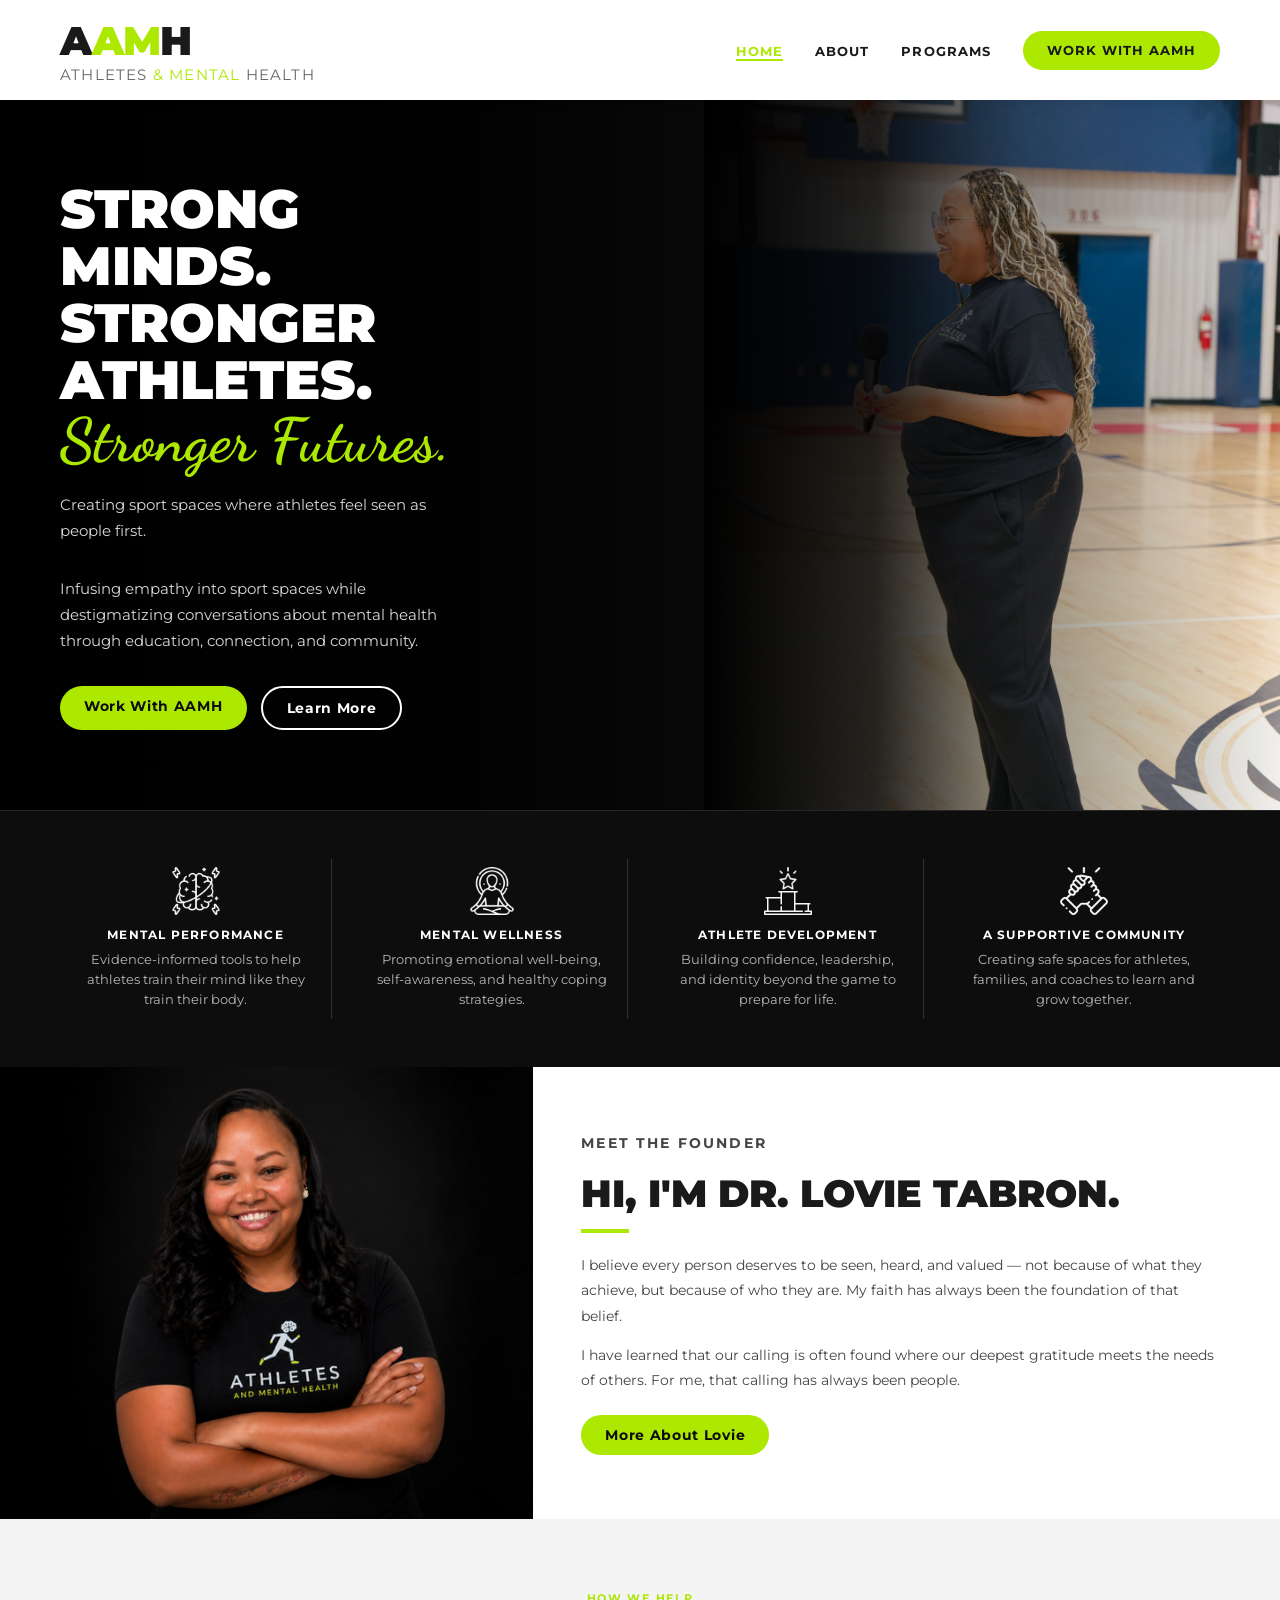
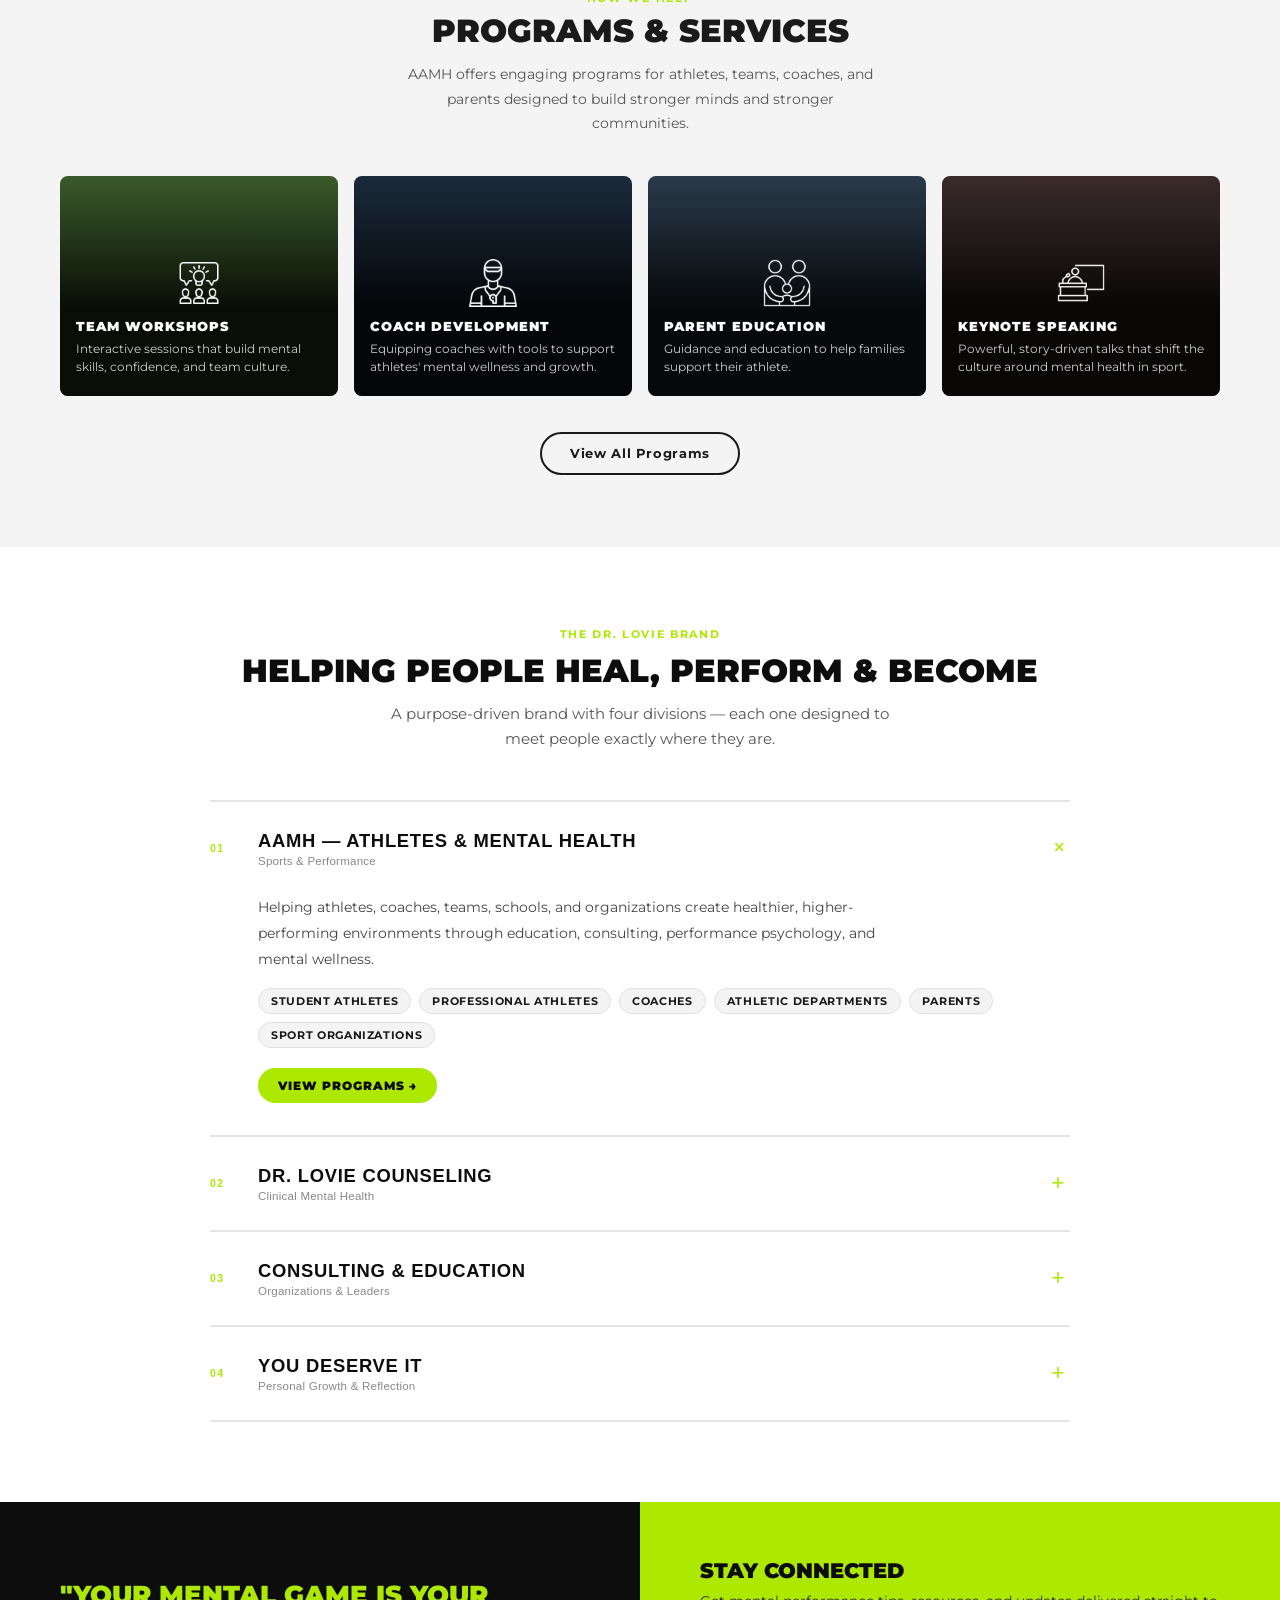
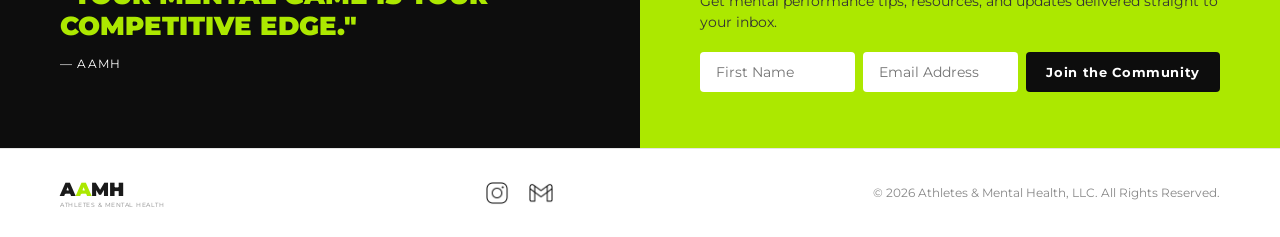
<file: index.html>
<!--
  Programmer: Chloe E. Barnes
  Date: 7/23/2026
  Description: This is the main homepage for the Athletes & Mental Health (AAMH) website.
  It introduces the organization, founder, core programs, and Dr. Lovie's 4 brand divisions
  while providing navigation to all other pages.
-->

<!DOCTYPE html>
<html lang="en">
<head>
  <meta charset="UTF-8" />
  <meta name="viewport" content="width=device-width, initial-scale=1.0"/>
  <title>AAMH – Athletes & Mental Health</title>
  <link href="https://fonts.googleapis.com/css2?family=Montserrat:wght@400;700;900&family=Dancing+Script:wght@700&display=swap" rel="stylesheet"/>
  <link rel="stylesheet" href="style.css"/>

  <style>
    /* ── DIVISIONS ACCORDION ── */
    .divisions {
      background: var(--white);
      padding: 80px 60px;
    }
    .divisions-header {
      text-align: center;
      margin-bottom: 48px;
    }
    .divisions-header .eyebrow {
      color: var(--lime);
      display: block;
      margin-bottom: 10px;
    }
    .divisions-header h2 {
      font-size: 2rem;
      font-weight: 900;
      text-transform: uppercase;
      color: var(--black);
      margin-bottom: 12px;
    }
    .divisions-header p {
      font-size: 0.92rem;
      color: #555;
      max-width: 520px;
      margin: 0 auto;
      line-height: 1.7;
    }

    .accordion {
      max-width: 860px;
      margin: 0 auto;
      border-top: 2px solid #e5e5e5;
    }

    .accordion-item {
      border-bottom: 2px solid #e5e5e5;
      overflow: hidden;
    }

    .accordion-trigger {
      width: 100%;
      background: none;
      border: none;
      padding: 28px 0;
      display: flex;
      align-items: center;
      justify-content: space-between;
      cursor: pointer;
      text-align: left;
      gap: 20px;
    }

    .accordion-trigger-left {
      display: flex;
      align-items: center;
      gap: 20px;
    }

    .accordion-number {
      font-size: 0.65rem;
      font-weight: 900;
      letter-spacing: 0.15em;
      color: var(--lime);
      text-transform: uppercase;
      min-width: 28px;
    }

    .accordion-title {
      font-size: 1.15rem;
      font-weight: 900;
      text-transform: uppercase;
      color: var(--black);
      letter-spacing: 0.04em;
    }

    .accordion-subtitle {
      font-size: 0.72rem;
      font-weight: 400;
      color: #888;
      text-transform: none;
      letter-spacing: 0.02em;
      display: block;
      margin-top: 3px;
    }

    .accordion-icon {
      font-size: 1.4rem;
      font-weight: 300;
      color: var(--lime);
      line-height: 1;
      transition: transform 0.3s ease;
      min-width: 24px;
      text-align: center;
      font-family: monospace;
    }

    .accordion-item.open .accordion-icon {
      transform: rotate(45deg);
    }

    .accordion-body {
      max-height: 0;
      overflow: hidden;
      transition: max-height 0.4s ease, padding 0.3s ease;
      padding: 0 0 0 48px;
    }

    .accordion-item.open .accordion-body {
      max-height: 600px;
      padding: 0 0 32px 48px;
    }

    .accordion-body p {
      font-size: 0.9rem;
      color: #444;
      line-height: 1.8;
      margin-bottom: 16px;
      max-width: 640px;
    }

    .accordion-tags {
      display: flex;
      flex-wrap: wrap;
      gap: 8px;
      margin-bottom: 20px;
    }

    .accordion-tag {
      background: var(--gray-bg);
      color: var(--text);
      font-size: 0.68rem;
      font-weight: 700;
      letter-spacing: 0.06em;
      text-transform: uppercase;
      padding: 5px 12px;
      border-radius: 20px;
      border: 1px solid #e0e0e0;
    }

    .accordion-cta {
      display: inline-block;
      font-size: 0.75rem;
      font-weight: 900;
      text-transform: uppercase;
      letter-spacing: 0.08em;
      color: var(--black);
      background: var(--lime);
      padding: 10px 20px;
      border-radius: 30px;
      transition: opacity 0.2s;
    }
    .accordion-cta:hover { opacity: 0.8; }

    /* ── HERO GRADIENT FIX ── */
    .hero-image::before {
      background: linear-gradient(
        to right,
        rgba(0,0,0,1) 0%,
        rgba(0,0,0,0.85) 30%,
        rgba(0,0,0,0.4) 55%,
        rgba(0,0,0,0.05) 100%
      ) !important;
    }

    .hero-bg {
      background: linear-gradient(
        to right,
        rgba(0,0,0,1) 0%,
        rgba(0,0,0,0.9) 35%,
        rgba(0,0,0,0.3) 60%,
        rgba(0,0,0,0) 100%
      ) !important;
    }

    /* ── RESPONSIVE ── */
    @media (max-width: 768px) {
      .divisions { padding: 48px 20px; }
      .accordion-item.open .accordion-body { padding: 0 0 24px 32px; }
      .accordion-title { font-size: 1rem; }
    }
  </style>
</head>
<body>

  <!-- ── NAV ── -->
  <nav id="main-nav">
    <div class="logo">A<span>AM</span>H <small>ATHLETES <span> & MENTAL </span>HEALTH</small></div>
    <ul class="nav-links">
      <li><a href="#home"      class="nav-link active">Home</a></li>
      <li><a href="about.html" class="nav-link">About</a></li>
      <li><a href="programs.html" class="nav-link">Programs</a></li>
      <li><a href="contact.html" class="btn btn-lime nav-cta">Work With AAMH</a></li>
    </ul>
    <button class="hamburger" id="hamburger" aria-label="Open menu">☰</button>
  </nav>

  <!-- ── HERO ── -->
  <section id="home" class="hero">
    <div class="hero-bg"></div>
    <div class="hero-content">
      <h1>
        Strong Minds.<br>
        Stronger Athletes.<br>
        <span class="script">Stronger Futures.</span>
      </h1>
      <p>Creating sport spaces where athletes feel seen as people first.</p>
      <p>Infusing empathy into sport spaces while destigmatizing conversations about mental health through education, connection, and community.</p>
      <div class="hero-buttons">
        <a href="contact.html" class="btn btn-lime">Work With AAMH</a>
        <a href="about.html"   class="btn btn-outline">Learn More</a>
      </div>
    </div>
    <div class="hero-image">
      <img src="images/lovie-speaks.jpg" alt="Dr. Lovie Tabron speaking" />
    </div>
  </section>

  <!-- ── PILLARS ── -->
  <section class="pillars">
    <div class="pillar">
      <img src="images/mental-performance-icon.png" alt="Mental Performance" class="pillar-icon" />
      <h3>Mental Performance</h3>
      <p>Evidence-informed tools to help athletes train their mind like they train their body.</p>
    </div>
    <div class="pillar">
      <img src="images/mental-wellness-icon.png" alt="Mental Wellness" class="pillar-icon" />
      <h3>Mental Wellness</h3>
      <p>Promoting emotional well-being, self-awareness, and healthy coping strategies.</p>
    </div>
    <div class="pillar">
      <img src="images/athlete-development-icon.png" alt="Athlete Development" class="pillar-icon" />
      <h3>Athlete Development</h3>
      <p>Building confidence, leadership, and identity beyond the game to prepare for life.</p>
    </div>
    <div class="pillar">
      <img src="images/a-supportive-community-icon.png" alt="A Supportive Community" class="pillar-icon" />
      <h3>A Supportive Community</h3>
      <p>Creating safe spaces for athletes, families, and coaches to learn and grow together.</p>
    </div>
  </section>

  <!-- ── FOUNDER ── -->
  <section id="about" class="founder">
    <div class="founder-photo">
      <img src="images/lovie-headshot.jpg" alt="Dr. Lovie Tabron" />
    </div>
    <div class="founder-text">
      <p class="eyebrow">Meet the Founder</p>
      <h2>Hi, I'm Dr. Lovie Tabron.</h2>
      <div class="accent-bar"></div>
      <p>I believe every person deserves to be seen, heard, and valued — not because of what they achieve, but because of who they are. My faith has always been the foundation of that belief.</p>
      <p>I have learned that our calling is often found where our deepest gratitude meets the needs of others. For me, that calling has always been people.</p>
      <a href="about.html" class="btn btn-lime">More About Lovie</a>
    </div>
  </section>

  <!-- ── PROGRAMS ── -->
  <section id="programs" class="programs">
    <span class="eyebrow">How We Help</span>
    <h2>Programs & Services</h2>
    <p>AAMH offers engaging programs for athletes, teams, coaches, and parents designed to build stronger minds and stronger communities.</p>
    <div class="program-grid">
      <div class="program-card">
        <div class="program-overlay">
          <img src="images/team-icon.png" alt="Team Workshops" class="pillar-icon" />
          <h3>Team Workshops</h3>
          <p>Interactive sessions that build mental skills, confidence, and team culture.</p>
        </div>
      </div>
      <div class="program-card">
        <div class="program-overlay">
          <img src="images/coach-development-icon.png" alt="Coach Development" class="pillar-icon" />
          <h3>Coach Development</h3>
          <p>Equipping coaches with tools to support athletes' mental wellness and growth.</p>
        </div>
      </div>
      <div class="program-card">
        <div class="program-overlay">
          <img src="images/parent-education-icon.png" alt="Parent Education" class="pillar-icon" />
          <h3>Parent Education</h3>
          <p>Guidance and education to help families support their athlete.</p>
        </div>
      </div>
      <div class="program-card">
        <div class="program-overlay">
          <img src="images/keynote-speaking-icon.png" alt="Keynote Speaking" class="pillar-icon" />
          <h3>Keynote Speaking</h3>
          <p>Powerful, story-driven talks that shift the culture around mental health in sport.</p>
        </div>
      </div>
    </div>
    <a href="programs.html" class="btn btn-outline-dark">View All Programs</a>
  </section>

  <!-- ── 4 DIVISIONS ACCORDION ── -->
  <section class="divisions" id="divisions">
    <div class="divisions-header">
      <span class="eyebrow">The Dr. Lovie Brand</span>
      <h2>Helping People Heal, Perform & Become</h2>
      <p>A purpose-driven brand with four divisions — each one designed to meet people exactly where they are.</p>
    </div>

    <div class="accordion">

      <!-- Division 1: AAMH -->
      <div class="accordion-item open">
        <button class="accordion-trigger" aria-expanded="true">
          <div class="accordion-trigger-left">
            <span class="accordion-number">01</span>
            <div>
              <span class="accordion-title">AAMH — Athletes & Mental Health</span>
              <span class="accordion-subtitle">Sports & Performance</span>
            </div>
          </div>
          <span class="accordion-icon">+</span>
        </button>
        <div class="accordion-body">
          <p>Helping athletes, coaches, teams, schools, and organizations create healthier, higher-performing environments through education, consulting, performance psychology, and mental wellness.</p>
          <div class="accordion-tags">
            <span class="accordion-tag">Student Athletes</span>
            <span class="accordion-tag">Professional Athletes</span>
            <span class="accordion-tag">Coaches</span>
            <span class="accordion-tag">Athletic Departments</span>
            <span class="accordion-tag">Parents</span>
            <span class="accordion-tag">Sport Organizations</span>
          </div>
          <a href="programs.html" class="accordion-cta">View Programs →</a>
        </div>
      </div>

      <!-- Division 2: Counseling -->
      <div class="accordion-item">
        <button class="accordion-trigger" aria-expanded="false">
          <div class="accordion-trigger-left">
            <span class="accordion-number">02</span>
            <div>
              <span class="accordion-title">Dr. Lovie Counseling</span>
              <span class="accordion-subtitle">Clinical Mental Health</span>
            </div>
          </div>
          <span class="accordion-icon">+</span>
        </button>
        <div class="accordion-body">
          <p>Evidence-based counseling for adolescents and adults navigating life's challenges. Specializing in Sport & Performance Psychology, Identity & Life Transitions, Mood & Anxiety Support, and Mind-Body Wellness.</p>
          <p>Credentials: CMHC, LAT, CCISM, EdD · Format: Telehealth / In-Person / Hybrid · Currently accepting new clients · Private Pay</p>
          <div class="accordion-tags">
            <span class="accordion-tag">Individual Therapy</span>
            <span class="accordion-tag">Adolescents & Adults</span>
            <span class="accordion-tag">Anxiety & Mood</span>
            <span class="accordion-tag">Life Transitions</span>
            <span class="accordion-tag">Mind-Body Wellness</span>
          </div>
          <a href="https://www.rmcollective.org/" target="_blank" class="accordion-cta">Book a Session →</a>
        </div>
      </div>

      <!-- Division 3: Consulting -->
      <div class="accordion-item">
        <button class="accordion-trigger" aria-expanded="false">
          <div class="accordion-trigger-left">
            <span class="accordion-number">03</span>
            <div>
              <span class="accordion-title">Consulting & Education</span>
              <span class="accordion-subtitle">Organizations & Leaders</span>
            </div>
          </div>
          <span class="accordion-icon">+</span>
        </button>
        <div class="accordion-body">
          <p>Helping organizations strengthen culture, leadership, communication, resilience, and wellbeing. From keynote stages to boardrooms, Dr. Lovie brings practical tools that create lasting transformation.</p>
          <div class="accordion-tags">
            <span class="accordion-tag">Education</span>
            <span class="accordion-tag">Speaking</span>
            <span class="accordion-tag">Strategy</span>
            <span class="accordion-tag">Leadership</span>
            <span class="accordion-tag">Organizations</span>
          </div>
          <a href="contact.html" class="accordion-cta">Start a Conversation →</a>
        </div>
      </div>

      <!-- Division 4: You Deserve It -->
      <div class="accordion-item">
        <button class="accordion-trigger" aria-expanded="false">
          <div class="accordion-trigger-left">
            <span class="accordion-number">04</span>
            <div>
              <span class="accordion-title">You Deserve It</span>
              <span class="accordion-subtitle">Personal Growth & Reflection</span>
            </div>
          </div>
          <span class="accordion-icon">+</span>
        </button>
        <div class="accordion-body">
          <p>Helping people intentionally invest in themselves through guided reflection, journals, books, workshops, and experiences that encourage growth from the inside out. Because "You Deserve It" isn't about paper — it's about permission. Permission to heal, rest, grow, celebrate, reflect, and become.</p>
          <div class="accordion-tags">
            <span class="accordion-tag">Journals</span>
            <span class="accordion-tag">Guided Workbooks</span>
            <span class="accordion-tag">Retreats</span>
            <span class="accordion-tag">Digital Courses</span>
            <span class="accordion-tag">Community</span>
            <span class="accordion-tag">Coming Soon</span>
          </div>
          <a href="contact.html" class="accordion-cta">Stay Connected →</a>
        </div>
      </div>

    </div>
  </section>

  <!-- ── BANNER ── -->
  <section id="contact" class="banner">
    <div class="banner-quote">
      <div>
        <blockquote>"Your mental game is your competitive edge."</blockquote>
        <cite>— AAMH</cite>
      </div>
    </div>
    <div class="banner-signup">
      <h3>Stay Connected</h3>
      <p>Get mental performance tips, resources, and updates delivered straight to your inbox.</p>
      <div class="signup-form">
        <input type="text"  id="firstName"    placeholder="First Name" />
        <input type="email" id="emailAddress" placeholder="Email Address" />
        <button type="button" id="signupBtn">Join the Community</button>
      </div>
    </div>
  </section>

  <!-- ── FOOTER ── -->
  <footer>
    <div class="footer-logo">
      A<span>A</span>MH
      <small>ATHLETES & MENTAL HEALTH</small>
    </div>
    <div class="footer-socials">
      <a href="https://www.instagram.com/athletesanmentalhealth?igsh=aWxpNXV1cHZpMW9i" target="_blank" aria-label="Instagram">
        <img src="images/icons8-instagram-logo-50.png" alt="Instagram" style="width:24px; height:24px;" />
      </a>
      <a href="https://mail.google.com/mail/?view=cm&to=AAMHInformation@gmail.com" target="_blank" aria-label="Email">
        <img src="images/icons8-gmail-50.png" alt="Email" style="width:24px; height:24px;" />
      </a>
    </div>
    <p class="footer-copy">© 2026 Athletes & Mental Health, LLC. All Rights Reserved.</p>
  </footer>

  <script src="main.js"></script>
  <script>
    // ── ACCORDION ──
    document.querySelectorAll('.accordion-trigger').forEach(trigger => {
      trigger.addEventListener('click', () => {
        const item = trigger.closest('.accordion-item');
        const isOpen = item.classList.contains('open');

        // Close all
        document.querySelectorAll('.accordion-item').forEach(i => {
          i.classList.remove('open');
          i.querySelector('.accordion-trigger').setAttribute('aria-expanded', 'false');
        });

        // Open clicked if it was closed
        if (!isOpen) {
          item.classList.add('open');
          trigger.setAttribute('aria-expanded', 'true');
        }
      });
    });
  </script>

</body>
</html>
</file>
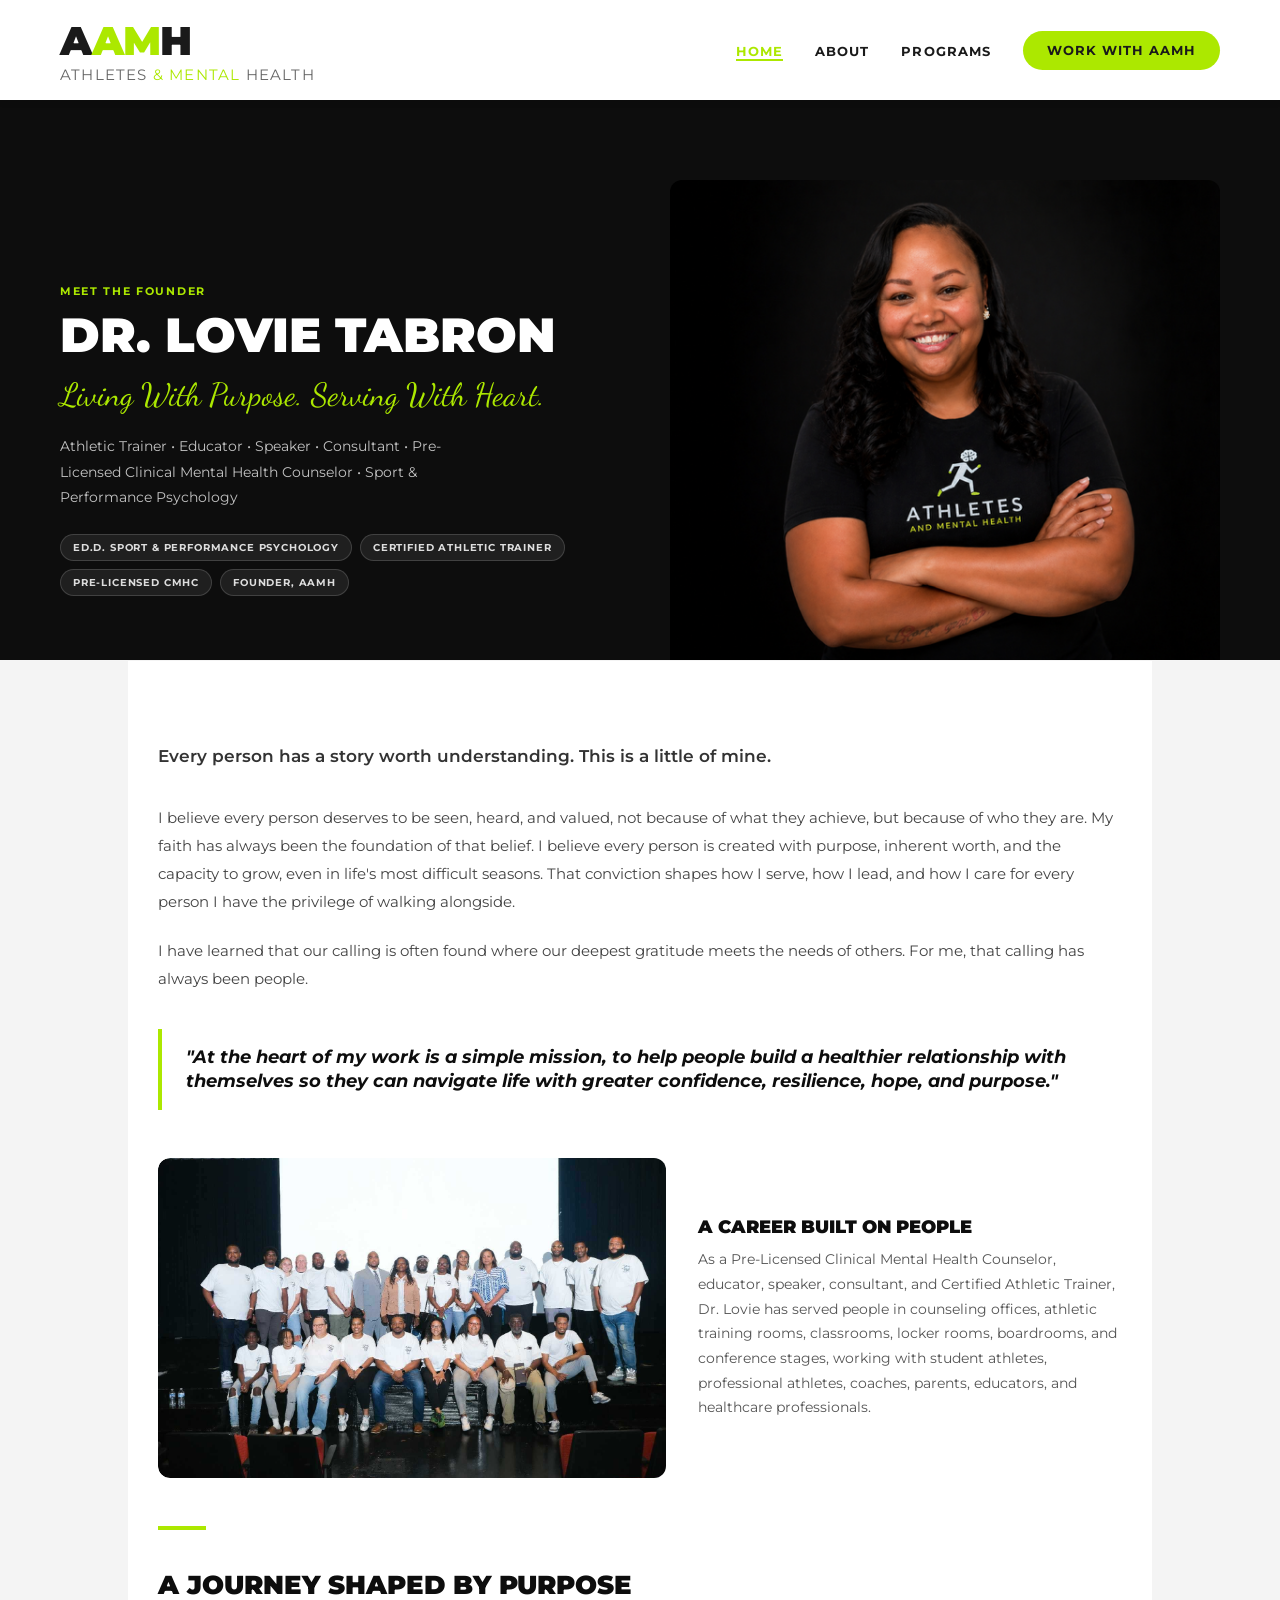
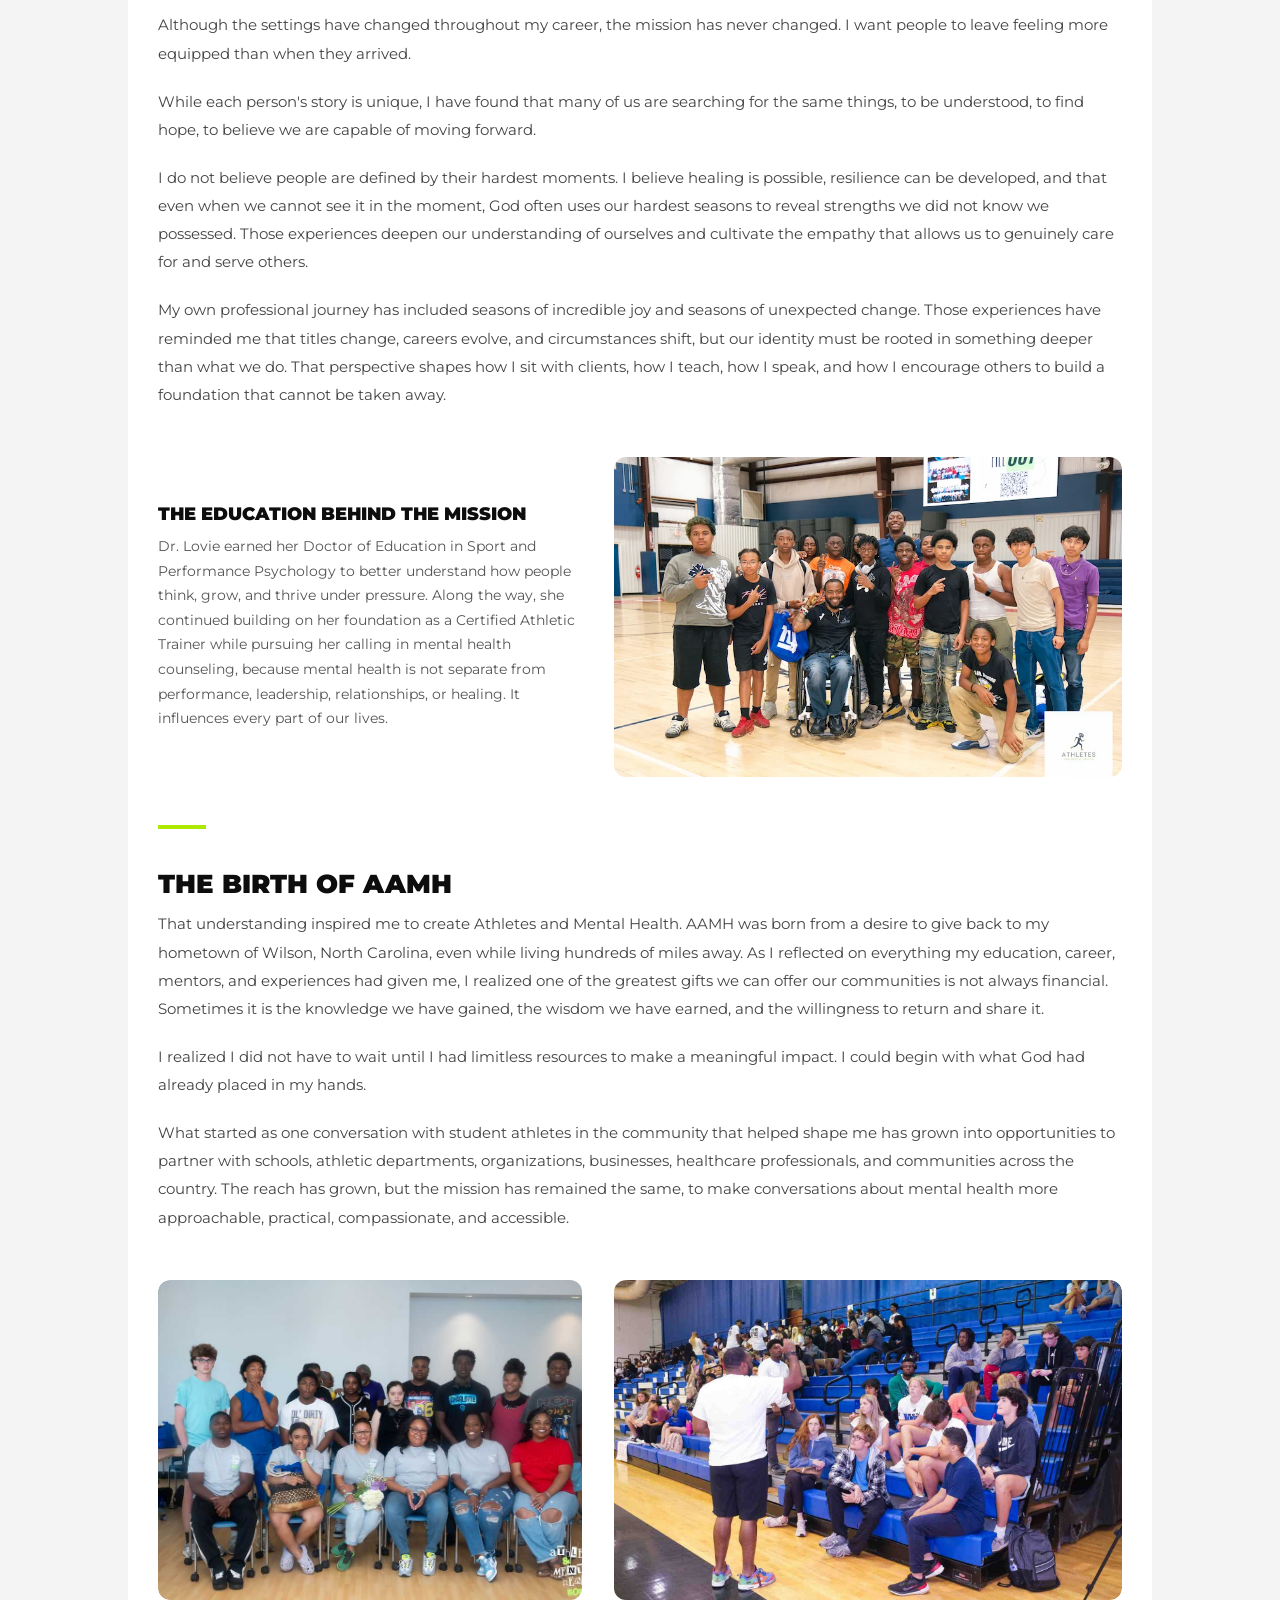
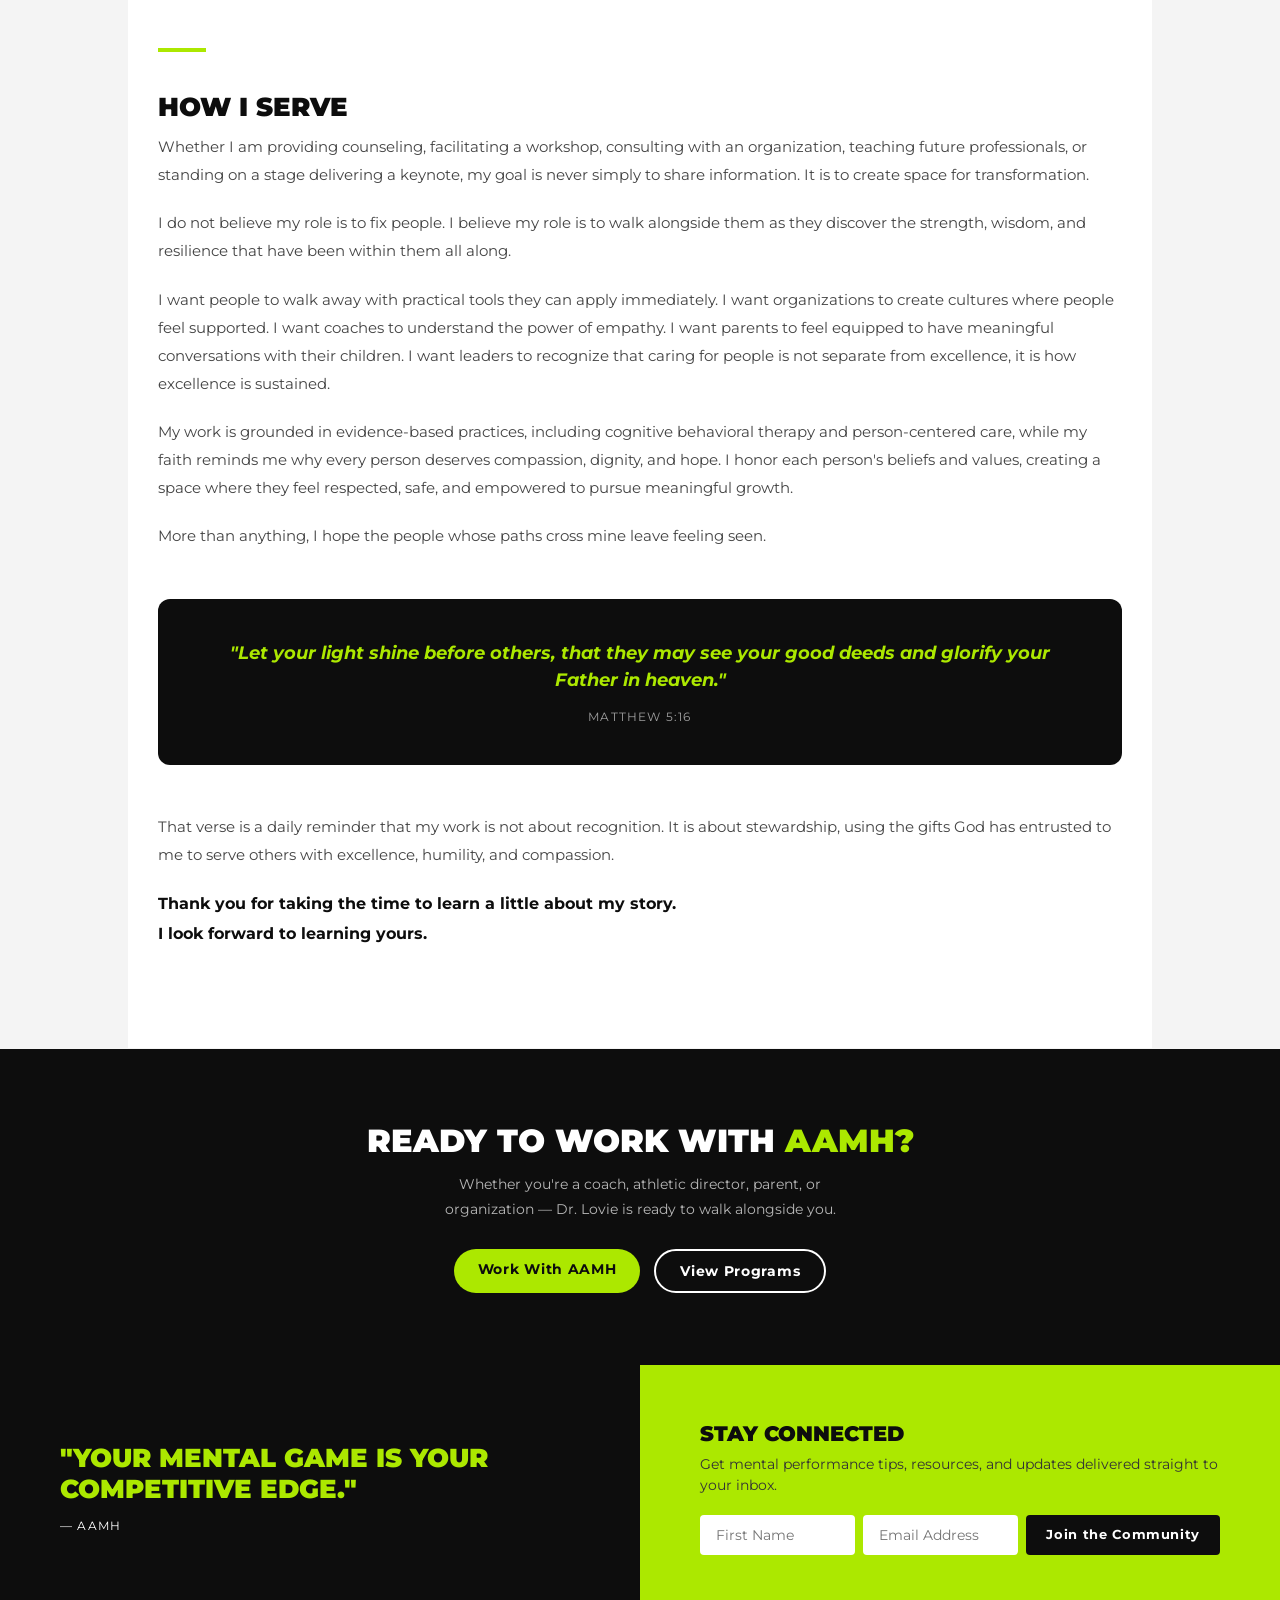
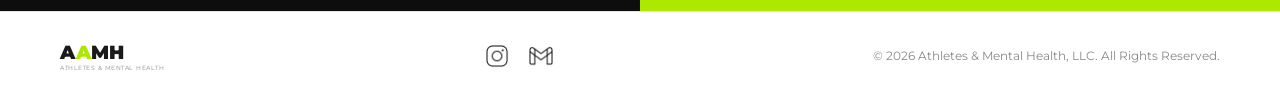
<file: about.html>
<!--
  Programmer: Chloe E. Barnes
  Date: 7/23/2026
  Description: This page provides a detailed biography and personal story of AAMH founder Dr. Lovie Tabron.
  It highlights her credentials, mission, and the inspiration behind creating Athletes & Mental Health.
-->

<!DOCTYPE html>
<html lang="en">
<head>
  <meta charset="UTF-8" />
  <meta name="viewport" content="width=device-width, initial-scale=1.0"/>
  <title>About Dr. Lovie Tabron – AAMH</title>
  <link href="https://fonts.googleapis.com/css2?family=Montserrat:wght@400;700;900&family=Dancing+Script:wght@700&display=swap" rel="stylesheet"/>
  <link rel="stylesheet" href="style.css"/>

  <style>
    /* ── ABOUT PAGE STYLES ── */

    /* Hero */
    .about-hero {
      background: var(--black);
      padding: 80px 60px 0;
      display: grid;
      grid-template-columns: 1fr 1fr;
      align-items: end;
      gap: 60px;
      overflow: hidden;
    }
    .about-hero-text {
      padding-bottom: 64px;
    }
    .about-hero-text .eyebrow {
      color: var(--lime);
      display: block;
      margin-bottom: 12px;
    }
    .about-hero-text h1 {
      font-size: clamp(2rem, 4vw, 3rem);
      font-weight: 900;
      color: var(--white);
      text-transform: uppercase;
      line-height: 1.05;
      margin-bottom: 16px;
    }
    .about-hero-text h1 span { color: var(--lime); }
    .about-hero-text .tagline {
      font-family: var(--font-script);
      font-size: clamp(1.4rem, 3vw, 2rem);
      color: var(--lime);
      display: block;
      margin-bottom: 20px;
    }
    .about-hero-text p {
      color: rgba(255,255,255,0.75);
      font-size: 0.9rem;
      line-height: 1.75;
      max-width: 440px;
    }
    .about-hero-credentials {
      display: flex;
      flex-wrap: wrap;
      gap: 8px;
      margin-top: 24px;
    }
    .credential-tag {
      background: rgba(255,255,255,0.08);
      border: 1px solid rgba(255,255,255,0.15);
      color: rgba(255,255,255,0.85);
      font-size: 0.65rem;
      font-weight: 700;
      letter-spacing: 0.08em;
      text-transform: uppercase;
      padding: 6px 12px;
      border-radius: 20px;
    }
    .about-hero-image {
      align-self: stretch;
      min-height: 480px;
      overflow: hidden;
      border-radius: 12px 12px 0 0;
    }
    .about-hero-image img {
      width: 100%;
      height: 100%;
      object-fit: cover;
      object-position: center 20%;
      display: block;
    }

    /* ── STORY BODY ── */
    .about-body {
      background: var(--white);
      padding: 80px 30px;
      max-width: 80%;
      margin: 0 auto;
    }

    .about-body h2 {
      font-size: 1.6rem;
      font-weight: 900;
      text-transform: uppercase;
      color: var(--black);
      margin-bottom: 12px;
      line-height: 1.15;
    }
    .about-body h2 span { color: var(--lime); }

    .about-body p {
      font-size: 0.95rem;
      line-height: 1.85;
      color: #444;
      margin-bottom: 20px;
    }

    .about-body .pull-quote {
      border-left: 4px solid var(--lime);
      padding: 16px 24px;
      margin: 36px 0;
      font-size: 1.1rem;
      font-weight: 700;
      color: var(--black);
      line-height: 1.4;
      font-style: italic;
    }

    .about-body .scripture {
      background: var(--black);
      color: var(--white);
      padding: 40px 48px;
      border-radius: 12px;
      margin: 48px 0;
      text-align: center;
    }
    .about-body .scripture blockquote {
      font-size: 1.15rem;
      font-weight: 700;
      color: var(--lime);
      line-height: 1.5;
      margin-bottom: 12px;
      font-style: italic;
    }
    .about-body .scripture cite {
      font-size: 0.75rem;
      color: rgba(255,255,255,0.6);
      letter-spacing: 0.1em;
      font-style: normal;
      text-transform: uppercase;
    }

    /* ── INLINE IMAGES ── */
    .about-image-block {
      margin: 48px 0;
      border-radius: 12px;
      overflow: hidden;
      display: grid;
    }
    .about-image-block.left {
      grid-template-columns: 1.2fr 1fr;
      gap: 32px;
      align-items: center;
    }
    .about-image-block.right {
      grid-template-columns: 1fr 1.2fr;
      gap: 32px;
      align-items: center;
    }
    .about-image-block.full {
      grid-template-columns: 1fr;
    }
    .about-image-block img {
      width: 100%;
      height: 320px;
      object-fit: cover;
      border-radius: 12px;
      display: block;
    }
    .about-image-block.full img {
      height: 400px;
    }
    .about-image-caption {
      padding: 8px 0;
    }
    .about-image-caption h3 {
      font-size: 1.1rem;
      font-weight: 900;
      text-transform: uppercase;
      margin-bottom: 10px;
      color: var(--black);
    }
    .about-image-caption h3 span { color: var(--lime); }
    .about-image-caption p {
      font-size: 0.88rem;
      color: #555;
      line-height: 1.75;
      margin-bottom: 0;
    }

    /* ── SECTION DIVIDER ── */
    .about-divider {
      width: 48px;
      height: 4px;
      background: var(--lime);
      margin: 40px 0;
    }

    /* ── BOTTOM CTA ── */
    .about-cta {
      background: var(--black);
      padding: 72px 60px;
      text-align: center;
    }
    .about-cta h2 {
      font-size: 2rem;
      font-weight: 900;
      color: var(--white);
      text-transform: uppercase;
      margin-bottom: 12px;
    }
    .about-cta h2 span { color: var(--lime); }
    .about-cta p {
      color: rgba(255,255,255,0.7);
      font-size: 0.9rem;
      max-width: 440px;
      margin: 0 auto 28px;
      line-height: 1.7;
    }
    .about-cta .btn-group {
      display: flex;
      gap: 14px;
      justify-content: center;
      flex-wrap: wrap;
    }

    /* ── RESPONSIVE ── */
    @media (max-width: 900px) {
      .about-hero {
        grid-template-columns: 1fr;
        padding: 60px 20px 0;
        gap: 32px;
      }
      .about-hero-image {
        min-height: 320px;
        border-radius: 12px;
        margin-bottom: 0;
      }
      .about-body { padding: 48px 20px; }
      .about-image-block.left,
      .about-image-block.right {
        grid-template-columns: 1fr;
      }
      .about-cta { padding: 48px 20px; }
    }
  </style>
</head>
<body>

  <!-- ── NAV ── -->
  <nav id="main-nav">
    <div class="logo">A<span>AM</span>H <small>ATHLETES <span> & MENTAL </span>HEALTH</small></div>

    <ul class="nav-links">
      <li><a href="index.html"       class="nav-link active">Home</a></li>
      <li><a href="about.html"  class="nav-link">About</a></li>
      <li><a href="programs.html"   class="nav-link">Programs</a></li>
      <li><a href="contact.html" class="btn btn-lime nav-cta">Work With AAMH</a></li>
    </ul>

    <button class="hamburger" id="hamburger" aria-label="Open menu">☰</button>
  </nav>

  <!-- ── HERO ── -->
  <section class="about-hero">
    <div class="about-hero-text">
      <span class="eyebrow">Meet the Founder</span>
      <h1>Dr. Lovie Tabron</h1>
      <span class="tagline">Living With Purpose. Serving With Heart.</span>
      <p>Athletic Trainer • Educator • Speaker • Consultant • Pre-Licensed Clinical Mental Health Counselor • Sport & Performance Psychology</p>
      <div class="about-hero-credentials">
        <span class="credential-tag">Ed.D. Sport & Performance Psychology</span>
        <span class="credential-tag">Certified Athletic Trainer</span>
        <span class="credential-tag">Pre-Licensed CMHC</span>
        <span class="credential-tag">Founder, AAMH</span>
      </div>
    </div>
    <div class="about-hero-image">
      <img src="images/lovie-headshot.jpg" alt="Dr. Lovie Tabron" />
    </div>
  </section>

  <!-- ── STORY BODY ── -->
  <div style="background: var(--gray-bg); padding: 1px 0;">
  <article class="about-body">

    <p style="font-size:1.05rem; color: #333; font-weight:600; margin-bottom: 32px;">
      Every person has a story worth understanding. This is a little of mine.
    </p>

    <p>
      I believe every person deserves to be seen, heard, and valued, not because of what they achieve, but because of who they are. My faith has always been the foundation of that belief. I believe every person is created with purpose, inherent worth, and the capacity to grow, even in life's most difficult seasons. That conviction shapes how I serve, how I lead, and how I care for every person I have the privilege of walking alongside.
    </p>

    <p>
      I have learned that our calling is often found where our deepest gratitude meets the needs of others. For me, that calling has always been people.
    </p>

    <div class="pull-quote">
      "At the heart of my work is a simple mission, to help people build a healthier relationship with themselves so they can navigate life with greater confidence, resilience, hope, and purpose."
    </div>

    <!-- ── IMAGE 1 ── -->
    <div class="about-image-block left">
      <img src="images/group-picture-1.jpg" alt="Dr. Lovie Tabron speaking" />
      <div class="about-image-caption">
        <h3>A Career Built on People</h3>
        <p>
          As a Pre-Licensed Clinical Mental Health Counselor, educator, speaker, consultant, and Certified Athletic Trainer, Dr. Lovie has served people in counseling offices, athletic training rooms, classrooms, locker rooms, boardrooms, and conference stages, working with student athletes, professional athletes, coaches, parents, educators, and healthcare professionals.
        </p>
      </div>
    </div>

    <div class="about-divider"></div>

    <h2>A Journey Shaped by Purpose</h2>

    <p>
      Although the settings have changed throughout my career, the mission has never changed. I want people to leave feeling more equipped than when they arrived.
    </p>

    <p>
      While each person's story is unique, I have found that many of us are searching for the same things, to be understood, to find hope, to believe we are capable of moving forward.
    </p>

    <p>
      I do not believe people are defined by their hardest moments. I believe healing is possible, resilience can be developed, and that even when we cannot see it in the moment, God often uses our hardest seasons to reveal strengths we did not know we possessed. Those experiences deepen our understanding of ourselves and cultivate the empathy that allows us to genuinely care for and serve others.
    </p>

    <p>
      My own professional journey has included seasons of incredible joy and seasons of unexpected change. Those experiences have reminded me that titles change, careers evolve, and circumstances shift, but our identity must be rooted in something deeper than what we do. That perspective shapes how I sit with clients, how I teach, how I speak, and how I encourage others to build a foundation that cannot be taken away.
    </p>

    <!-- ── IMAGE 2 ── -->
    <div class="about-image-block right">
      <div class="about-image-caption">
        <h3>The Education Behind the Mission</h3>
        <p>
          Dr. Lovie earned her Doctor of Education in Sport and Performance Psychology to better understand how people think, grow, and thrive under pressure. Along the way, she continued building on her foundation as a Certified Athletic Trainer while pursuing her calling in mental health counseling, because mental health is not separate from performance, leadership, relationships, or healing. It influences every part of our lives.
        </p>
      </div>
      <img src="images/team-workshops.webp" alt="Dr. Lovie with athletes" />
    </div>

    <div class="about-divider"></div>

    <h2>The Birth of AAMH</h2>

    <p>
      That understanding inspired me to create Athletes and Mental Health. AAMH was born from a desire to give back to my hometown of Wilson, North Carolina, even while living hundreds of miles away. As I reflected on everything my education, career, mentors, and experiences had given me, I realized one of the greatest gifts we can offer our communities is not always financial. Sometimes it is the knowledge we have gained, the wisdom we have earned, and the willingness to return and share it.
    </p>

    <p>
      I realized I did not have to wait until I had limitless resources to make a meaningful impact. I could begin with what God had already placed in my hands.
    </p>

    <p>
      What started as one conversation with student athletes in the community that helped shape me has grown into opportunities to partner with schools, athletic departments, organizations, businesses, healthcare professionals, and communities across the country. The reach has grown, but the mission has remained the same, to make conversations about mental health more approachable, practical, compassionate, and accessible.
    </p>

    <!-- ── IMAGE 3 & 4── -->
    <div class="about-image-block right">
      <img src="images/group-picture-2.jpg" alt="Dr. Lovie with community" style="object-position: top;"/>
      <img src="images/group-picture-3.jpg" alt="Dr. Lovie with community" style="object-position: top;"/>

    </div>

    <div class="about-divider"></div>

    <h2>How I Serve</h2>

    <p>
      Whether I am providing counseling, facilitating a workshop, consulting with an organization, teaching future professionals, or standing on a stage delivering a keynote, my goal is never simply to share information. It is to create space for transformation.
    </p>

    <p>
      I do not believe my role is to fix people. I believe my role is to walk alongside them as they discover the strength, wisdom, and resilience that have been within them all along.
    </p>

    <p>
      I want people to walk away with practical tools they can apply immediately. I want organizations to create cultures where people feel supported. I want coaches to understand the power of empathy. I want parents to feel equipped to have meaningful conversations with their children. I want leaders to recognize that caring for people is not separate from excellence, it is how excellence is sustained.
    </p>

    <p>
      My work is grounded in evidence-based practices, including cognitive behavioral therapy and person-centered care, while my faith reminds me why every person deserves compassion, dignity, and hope. I honor each person's beliefs and values, creating a space where they feel respected, safe, and empowered to pursue meaningful growth.
    </p>

    <p>
      More than anything, I hope the people whose paths cross mine leave feeling seen.
    </p>

    <!-- ── SCRIPTURE BLOCK ── -->
    <div class="scripture">
      <blockquote>"Let your light shine before others, that they may see your good deeds and glorify your Father in heaven."</blockquote>
      <cite>Matthew 5:16</cite>
    </div>

    <p>
      That verse is a daily reminder that my work is not about recognition. It is about stewardship, using the gifts God has entrusted to me to serve others with excellence, humility, and compassion.
    </p>

    <p style="font-size:1rem; font-weight: 700; color: var(--black);">
      Thank you for taking the time to learn a little about my story.<br>
      I look forward to learning yours.
    </p>

  </article>
  </div>

  <!-- ── BOTTOM CTA ── -->
  <section class="about-cta">
    <h2>Ready to Work With <span>AAMH?</span></h2>
    <p>Whether you're a coach, athletic director, parent, or organization — Dr. Lovie is ready to walk alongside you.</p>
    <div class="btn-group">
      <a href="contact.html"  class="btn btn-lime">Work With AAMH</a>
      <a href="programs.html" class="btn btn-outline">View Programs</a>
    </div>
  </section>

  <!-- ── BANNER + FOOTER ── -->
  <section class="banner">
    <div class="banner-quote">
      <div>
        <blockquote>"Your mental game is your competitive edge."</blockquote>
        <cite>— AAMH</cite>
      </div>
    </div>
    <div class="banner-signup">
      <h3>Stay Connected</h3>
      <p>Get mental performance tips, resources, and updates delivered straight to your inbox.</p>
      <div class="signup-form">
        <input type="text"  id="firstName"    placeholder="First Name" />
        <input type="email" id="emailAddress" placeholder="Email Address" />
        <button type="button" id="signupBtn">Join the Community</button>
      </div>
    </div>
  </section>

  <footer>
    <div class="footer-logo">
      A<span>A</span>MH
      <small>ATHLETES & MENTAL HEALTH</small>
    </div>
    <div class="footer-socials">
      <a href="https://www.instagram.com/athletesanmentalhealth?igsh=aWxpNXV1cHZpMW9i" target="_blank" aria-label="Instagram">
        <img src="images/icons8-instagram-logo-50.png" alt="Instagram" style="width:24px; height:24px;" />
      </a>
      <a href="https://mail.google.com/mail/?view=cm&to=AAMHInformation@gmail.com" target="_blank" aria-label="Email">
        <img src="images/icons8-gmail-50.png" alt="Email" style="width:24px; height:24px;" />
      </a>
    </div>
    <p class="footer-copy">© 2026 Athletes & Mental Health, LLC. All Rights Reserved.</p>
  </footer>

  <script src="main.js"></script>
</body>
</html>
</file>
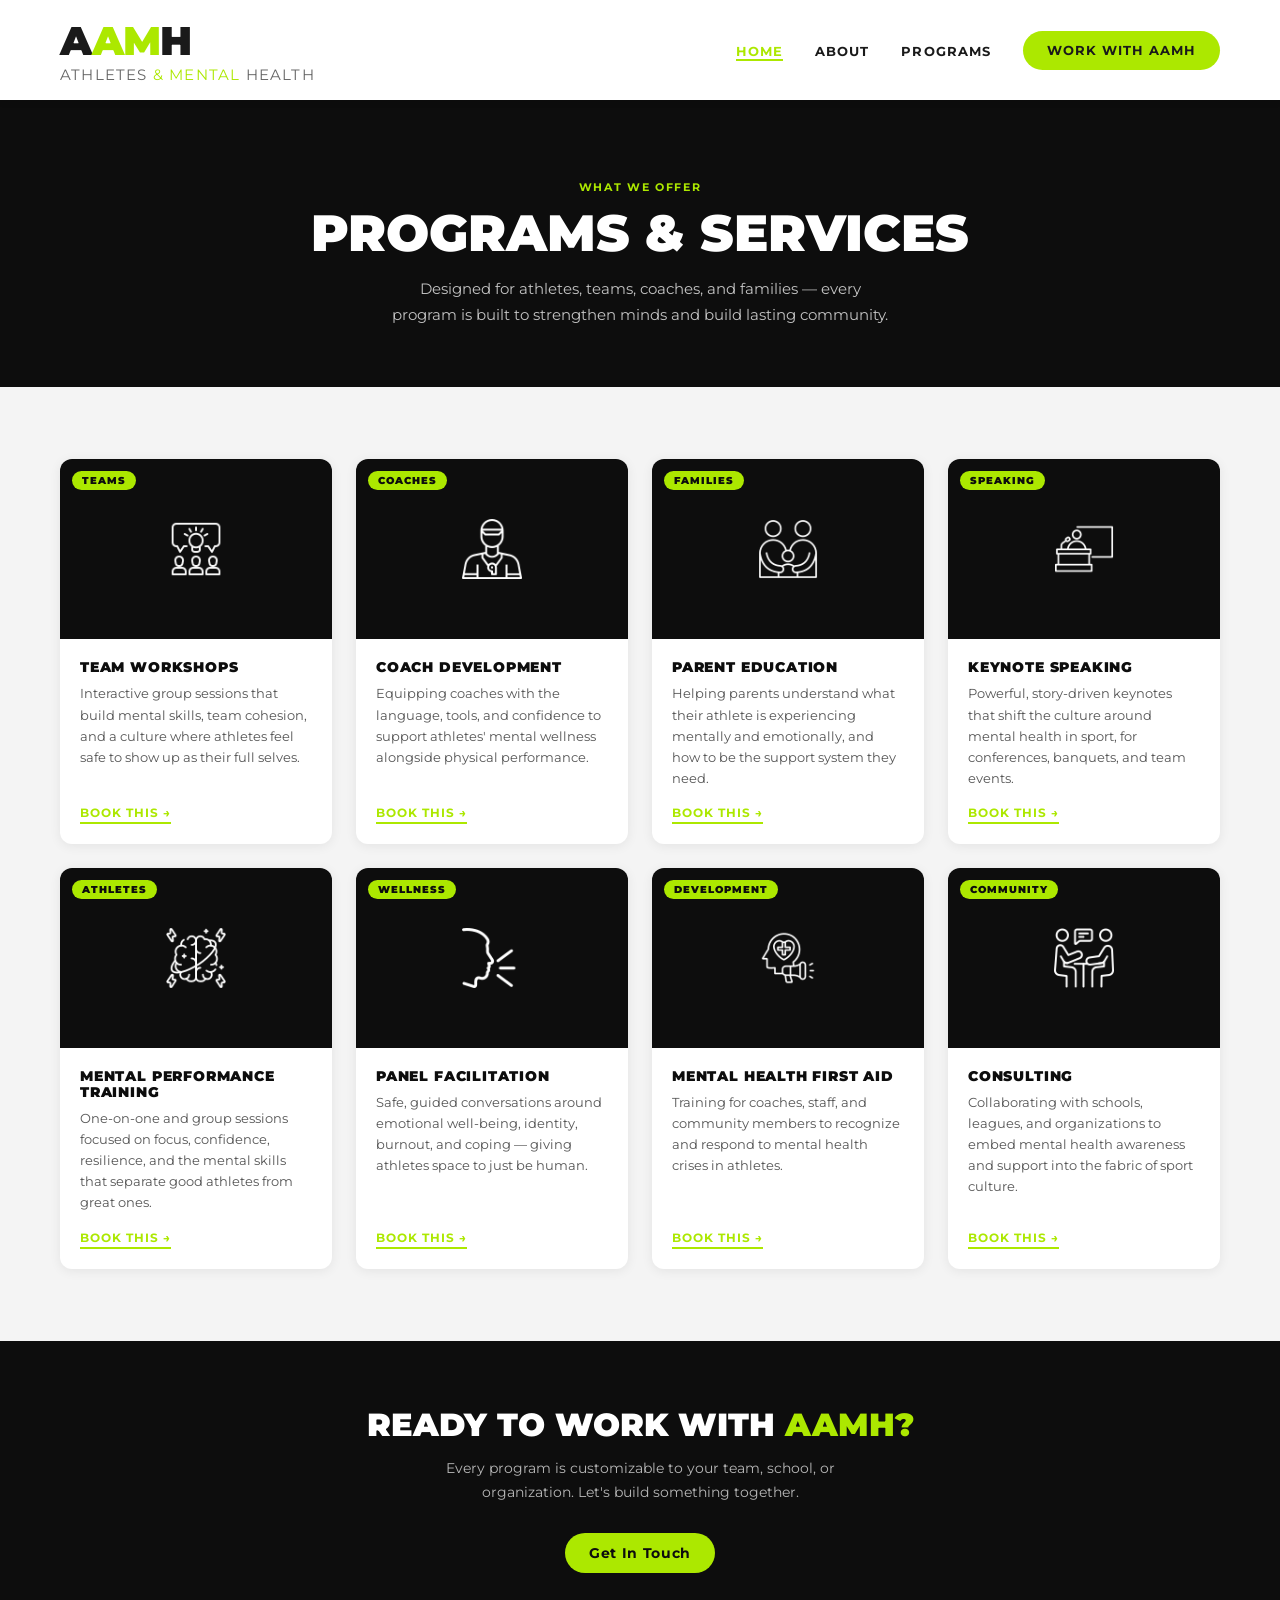
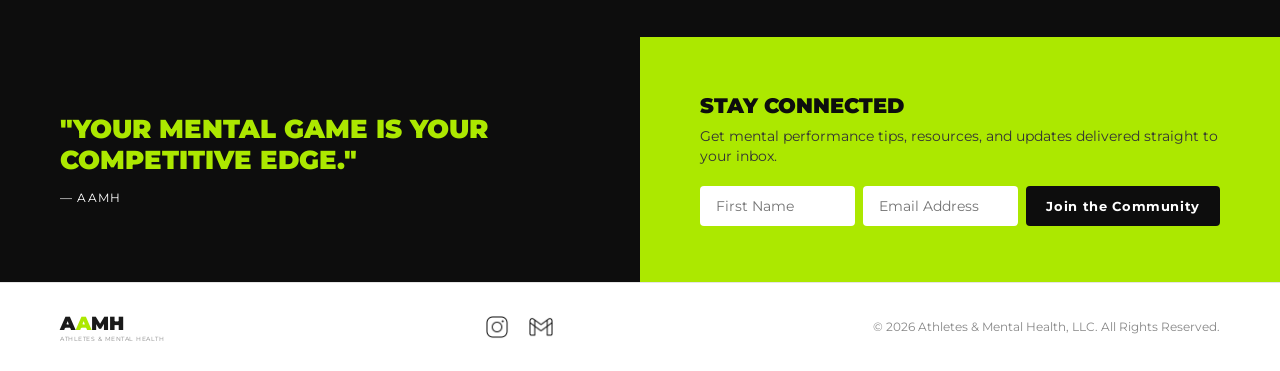
<file: programs.html>
<!--
  Programmer: Chloe E. Barnes
  Date: 7/23/2026
  Description: This page displays all 8 programs and services offered by Athletes & Mental Health.
  Each card includes a description and a link to the contact page for booking inquiries.
-->
  
<!DOCTYPE html>
<html lang="en">
<head>
  <meta charset="UTF-8" />
  <meta name="viewport" content="width=device-width, initial-scale=1.0"/>
  <title>Programs & Services – AAMH</title>
  <link href="https://fonts.googleapis.com/css2?family=Montserrat:wght@400;700;900&family=Dancing+Script:wght@700&display=swap" rel="stylesheet"/>
  <link rel="stylesheet" href="style.css"/>
  <style>
    /* ── PROGRAMS PAGE STYLE ── */

    .programs-hero {
      background: var(--black);
      padding: 80px 60px 60px;
      text-align: center;
    }
    .programs-hero .eyebrow {
      color: var(--lime);
      display: block;
      margin-bottom: 12px;
    }
    .programs-hero h1 {
      font-size: clamp(2rem, 5vw, 3.2rem);
      font-weight: 900;
      color: var(--white);
      text-transform: uppercase;
      line-height: 1.05;
      margin-bottom: 16px;
    }
    .programs-hero h1 span {
      color: var(--lime);
    }
    .programs-hero p {
      color: rgba(255,255,255,0.75);
      font-size: 0.95rem;
      max-width: 500px;
      margin: 0 auto;
      line-height: 1.7;
    }

    /* ── 8-CARD GRID ── */
    .programs-full {
      background: var(--gray-bg);
      padding: 72px 60px;
    }

    .programs-full-grid {
      display: grid;
      grid-template-columns: repeat(4, 1fr);
      gap: 24px;
      max-width: 1200px;
      margin: 0 auto;
    }

    .prog-card {
      background: var(--white);
      border-radius: 12px;
      overflow: hidden;
      display: flex;
      flex-direction: column;
      box-shadow: 0 2px 12px rgba(0,0,0,0.07);
      transition: transform 0.2s, box-shadow 0.2s;
      cursor: pointer;
    }
    .prog-card:hover {
      transform: translateY(-4px);
      box-shadow: 0 8px 24px rgba(0,0,0,0.12);
    }

    .prog-card-image {
      width: 100%;
      height: 180px;
      background: var(--black);
      position: relative;
      overflow: hidden;
      display: flex;
      align-items: center;
      justify-content: center;
    }

    .prog-card-image img {
      width: 100%;
      height: 100%;
      object-fit: cover;
      display: block;
    }

    .prog-card-image .placeholder-icon {
      width: 60px;
      height: 60px;
      object-fit: contain;
      opacity: 1;
    }

    .prog-card-image .prog-tag {
      position: absolute;
      top: 12px;
      left: 12px;
      background: var(--lime);
      color: var(--black);
      font-size: 0.6rem;
      font-weight: 900;
      letter-spacing: 0.1em;
      text-transform: uppercase;
      padding: 4px 10px;
      border-radius: 20px;
    }

    .prog-card-body {
      padding: 20px;
      flex: 1;
      display: flex;
      flex-direction: column;
    }
    .prog-card-body h3 {
      font-size: 0.85rem;
      font-weight: 900;
      text-transform: uppercase;
      letter-spacing: 0.06em;
      color: var(--black);
      margin-bottom: 8px;
    }
    .prog-card-body p {
      font-size: 0.8rem;
      color: #555;
      line-height: 1.65;
      flex: 1;
    }
    .prog-card-body .prog-cta {
      display: inline-block;
      margin-top: 16px;
      font-size: 0.75rem;
      font-weight: 700;
      color: var(--lime);
      text-transform: uppercase;
      letter-spacing: 0.08em;
      border-bottom: 2px solid var(--lime);
      padding-bottom: 2px;
      align-self: flex-start;
      transition: opacity 0.2s;
    }
    .prog-card-body .prog-cta:hover { opacity: 0.7; }

    /* ── CTA STRIP AT BOTTOM ── */
    .programs-cta {
      background: var(--black);
      padding: 64px 60px;
      text-align: center;
    }
    .programs-cta h2 {
      font-size: 2rem;
      font-weight: 900;
      color: var(--white);
      text-transform: uppercase;
      margin-bottom: 12px;
    }
    .programs-cta h2 span { color: var(--lime); }
    .programs-cta p {
      color: rgba(255,255,255,0.7);
      font-size: 0.9rem;
      max-width: 440px;
      margin: 0 auto 28px;
      line-height: 1.7;
    }

    /* ── RESPONSIVE ── */
    @media (max-width: 900px) {
      .programs-full-grid { grid-template-columns: repeat(2, 1fr); }
    }
    @media (max-width: 768px) {
      .programs-hero { padding: 60px 20px 40px; }
      .programs-full { padding: 48px 20px; }
      .programs-full-grid { grid-template-columns: repeat(2, 1fr); gap: 16px; }
      .programs-cta { padding: 48px 20px; }
    }
    @media (max-width: 480px) {
      .programs-full-grid { grid-template-columns: 1fr; }
    }
  </style>
</head>
<body>

  <!-- ── NAV (same as homepage) ── -->
  <nav id="main-nav">
    <div class="logo">A<span>AM</span>H <small>ATHLETES <span> & MENTAL </span>HEALTH</small></div>

    <ul class="nav-links">
      <li><a href="index.html"       class="nav-link active">Home</a></li>
      <li><a href="about.html"  class="nav-link">About</a></li>
      <li><a href="programs.html"   class="nav-link">Programs</a></li>
      <li><a href="contact.html" class="btn btn-lime nav-cta">Work With AAMH</a></li>
    </ul>

    <button class="hamburger" id="hamburger" aria-label="Open menu">☰</button>
  </nav>

  <!-- ── PAGE HERO ── -->
  <section class="programs-hero">
    <span class="eyebrow">What We Offer</span>
    <h1>Programs &amp; Services</h1>
    <p>Designed for athletes, teams, coaches, and families — every program is built to strengthen minds and build lasting community.</p>
  </section>

  <!-- ── 8 PROGRAM CARDS ── -->
  <section class="programs-full">
    <div class="programs-full-grid">

      <!-- Card 1 -->
      <div class="prog-card">
        <div class="prog-card-image">
          <img src="images/team-icon.png" alt="Team Workshops" class="placeholder-icon" style="width: 60px; height: 60px; object-fit: contain;" />
            <span class="prog-tag">Teams</span>
        </div>
        <div class="prog-card-body">
          <h3>Team Workshops</h3>
          <p>Interactive group sessions that build mental skills, team cohesion, and a culture where athletes feel safe to show up as their full selves.</p>
          <a href="contact.html" class="prog-cta">Book This →</a>
        </div>
      </div>

      <!-- Card 2 -->
      <div class="prog-card">
        <div class="prog-card-image">
          <img src="images/coach-development-icon.png" alt="Coach Development" class="placeholder-icon" style="width: 60px; height: 60px; object-fit: contain;" />
            <span class="prog-tag">Coaches</span>
        </div>
        <div class="prog-card-body">
          <h3>Coach Development</h3>
          <p>Equipping coaches with the language, tools, and confidence to support athletes' mental wellness alongside physical performance.</p>
          <a href="contact.html" class="prog-cta">Book This →</a>
        </div>
      </div>

      <!-- Card 3 -->
      <div class="prog-card">
        <div class="prog-card-image">
          <img src="images/parent-education-icon.png" alt="Parent Education" class="placeholder-icon" style="width: 60px; height: 60px; object-fit: contain;" />
            <span class="prog-tag">Families</span>
        </div>
        <div class="prog-card-body">
          <h3>Parent Education</h3>
          <p>Helping parents understand what their athlete is experiencing mentally and emotionally, and how to be the support system they need.</p>
          <a href="contact.html" class="prog-cta">Book This →</a>
        </div>
      </div>

      <!-- Card 4 -->
      <div class="prog-card">
        <div class="prog-card-image">
          <img src="images/keynote-speaking-icon.png" alt="Keynote Speaking" class="placeholder-icon" style="width: 60px; height: 60px; object-fit: contain;" />
            <span class="prog-tag">Speaking</span>
        </div>
        <div class="prog-card-body">
          <h3>Keynote Speaking</h3>
          <p>Powerful, story-driven keynotes that shift the culture around mental health in sport, for conferences, banquets, and team events.</p>
          <a href="contact.html" class="prog-cta">Book This →</a>
        </div>
      </div>

      <!-- Card 5 -->
      <div class="prog-card">
        <div class="prog-card-image">
          <img src="images/mental-performance-icon.png" alt="Mental Performance Training" class="placeholder-icon" style="width: 60px; height: 60px; object-fit: contain;" />
            <span class="prog-tag">Athletes</span>
        </div>
        <div class="prog-card-body">
          <h3>Mental Performance Training</h3>
          <p>One-on-one and group sessions focused on focus, confidence, resilience, and the mental skills that separate good athletes from great ones.</p>
          <a href="contact.html" class="prog-cta">Book This →</a>
        </div>
      </div>

      <!-- Card 6 -->
      <div class="prog-card">
        <div class="prog-card-image">
          <img src="images/panel-facilitation-icon.png" alt="Panel Facilitation" class="placeholder-icon" style="width: 60px; height: 60px; object-fit: contain;" />
            <span class="prog-tag">Wellness</span>
        </div>
        <div class="prog-card-body">
          <h3>Panel Facilitation</h3>
          <p>Safe, guided conversations around emotional well-being, identity, burnout, and coping — giving athletes space to just be human.</p>
          <a href="contact.html" class="prog-cta">Book This →</a>
        </div>
      </div>

      <!-- Card 7 -->
      <div class="prog-card">
        <div class="prog-card-image">
          <img src="images/mental-health-first-aid-icon.png" alt="Mental Health First Aid" class="placeholder-icon" style="width: 60px; height: 60px; object-fit: contain;" />
            <span class="prog-tag">Development</span>
        </div>
        <div class="prog-card-body">
          <h3>Mental Health First Aid</h3>
          <p>Training for coaches, staff, and community members to recognize and respond to mental health crises in athletes.</p>
          <a href="contact.html" class="prog-cta">Book This →</a>
        </div>
      </div>

      <!-- Card 8 -->
      <div class="prog-card">
        <div class="prog-card-image">
          <img src="images/consulting-icon.png" alt="Consulting" class="placeholder-icon" style="width: 60px; height: 60px; object-fit: contain;" />
            <span class="prog-tag">Community</span>
        </div>
        <div class="prog-card-body">
          <h3>Consulting</h3>
          <p>Collaborating with schools, leagues, and organizations to embed mental health awareness and support into the fabric of sport culture.</p>
          <a href="contact.html" class="prog-cta">Book This →</a>
        </div>
      </div>

    </div>
  </section>

  <!-- ── BOTTOM CTA ── -->
  <section class="programs-cta">
    <h2>Ready to Work With <span>AAMH?</span></h2>
    <p>Every program is customizable to your team, school, or organization. Let's build something together.</p>
    <a href="contact.html" class="btn btn-lime">Get In Touch</a>
  </section>

  <!-- ── FOOTER (same as homepage) ── -->
  <section id="contact" class="banner">
    <div class="banner-quote">
      <div>
        <blockquote>"Your mental game is your competitive edge."</blockquote>
        <cite>— AAMH</cite>
      </div>
    </div>
    <div class="banner-signup">
      <h3>Stay Connected</h3>
      <p>Get mental performance tips, resources, and updates delivered straight to your inbox.</p>
      <div class="signup-form">
        <input type="text"  id="firstName"    placeholder="First Name" />
        <input type="email" id="emailAddress" placeholder="Email Address" />
        <button type="button" id="signupBtn">Join the Community</button>
      </div>
    </div>
  </section>

  <footer>
    <div class="footer-logo">
      A<span>A</span>MH
      <small>ATHLETES & MENTAL HEALTH</small>
    </div>
    <div class="footer-socials">
      <a href="https://www.instagram.com/athletesanmentalhealth?igsh=aWxpNXV1cHZpMW9i" target="_blank" aria-label="Instagram">
        <img src="images/icons8-instagram-logo-50.png" alt="Instagram" style="width:24px; height:24px;" />
      </a>
      <a href="https://mail.google.com/mail/?view=cm&to=AAMHInformation@gmail.com" target="_blank" aria-label="Email">
        <img src="images/icons8-gmail-50.png" alt="Email" style="width:24px; height:24px;" />
      </a>
    </div>
    <p class="footer-copy">© 2026 Athletes & Mental Health, LLC. All Rights Reserved.</p>
  </footer>

  <script src="main.js"></script>
</body>
</html>
</file>
<file: style.css>
/*
  Programmer: Chloe E. Barnes
  Date: 7/23/2026
  Description: This stylesheet controls the visual design and layout for all pages of the AAMH website.
  It includes design tokens, navigation, hero, programs, founder, banner, and footer styles.
*/


/* =====================================================
  DESIGN TOKENS — change these to restyle the whole site
====================================================== */
html {
  scroll-behavior: smooth;
}

:root {
  --black:   #0d0d0d;
  --white:   #ffffff;
  --lime:    #ace800;   /* the signature green used on buttons & accents */
  --gray-bg: #f4f4f4;
  --text:    #1a1a1a;
  --font-body:    'Montserrat', sans-serif;
  --font-script:  'Dancing Script', cursive;
}

/* =====================================================
  RESET & BASE
====================================================== */
*, *::before, *::after { box-sizing: border-box; margin: 0; padding: 0; }
body {
  font-family: var(--font-body);
  color: var(--text);
  background: var(--white);
}
img { max-width: 100%; display: block; }
a  { text-decoration: none; color: inherit; }

/* Shared button styles */
.btn {
  display: inline-block;
  padding: 12px 24px;
  border-radius: 30px;
  font-weight: 700;
  font-size: 0.85rem;
  letter-spacing: 0.05em;
  cursor: pointer;
  transition: opacity 0.2s;
}
.btn:hover { opacity: 0.85; }
.btn-lime    { background: var(--lime);  color: var(--black); }
.btn-outline { background: transparent; color: var(--white); border: 2px solid var(--white); }
.btn-outline-dark {
  border: 2px solid var(--text);
  color: var(--text);
  background: transparent;
  border-radius: 30px;
  padding: 12px 28px;
  font-weight: 700;
  font-size: 0.8rem;
  letter-spacing: 0.05em;
  cursor: pointer;
  transition: background 0.2s, color 0.2s;
}
.btn-outline-dark:hover { background: var(--text); color: var(--white); }

/* =====================================================
  NAVIGATION
====================================================== */
nav {
  display: flex;
  align-items: center;
  justify-content: space-between;
  padding: 16px 60px;
  background: var(--white);
  position: sticky;
  top: 0;
  z-index: 100;
  box-shadow: 0 2px 8px rgba(0,0,0,0.06);
}

/* ── LOGO ──────────────────────────────────────────
  Replace the text below with an <img> tag pointing
  to your actual AAMH logo file, e.g.:
    <img src="images/aamh-logo.svg" alt="AAMH Logo"/>
─────────────────────────────────────────────────── */
.logo {
  font-size: 40px;
  font-weight: 900;
  letter-spacing: -1px;
}
.logo span { color: var(--lime); }
.logo small {
  font-size: 15px;
  font-weight: 400;
  letter-spacing: 0.08em;
  display: block;
  color: #666;
}

.nav-links {
  display: flex;
  align-items: center;
  gap: 32px;
  list-style: none;
}
.nav-links a {
  font-size: 0.8rem;
  font-weight: 700;
  letter-spacing: 0.08em;
  text-transform: uppercase;
  color: var(--text);
  transition: color 0.2s;
}
.nav-link.active,
.nav-link:hover {
  color: var(--lime);
  border-bottom: 2px solid var(--lime);
}
.nav-cta { background: var(--lime); color: var(--black); }

#main-nav.scrolled .nav-link {
  color: var(--lime);
}

/* =====================================================
  HERO SECTION
====================================================== */
.hero {
  position: relative;
  min-height: 520px;
  background: var(--black);
  display: flex;
  align-items: center;
  overflow: hidden;
}

/* ── HERO BACKGROUND IMAGE ──────────────────────────
  Replace the gradient below with your athlete photo:
    background-image: url('images/hero-athlete.jpg');
  Make sure the image is high-res (1400px+ wide).
  The overlay keeps text readable over any photo.
─────────────────────────────────────────────────── */
.hero-image {
  position: absolute;
  right: 0;
  top: 0;
  height: 100%;
  width: 45%;
  overflow: hidden;
}

.hero-image::before {
  content: '';
  position: absolute;
  inset: 0;
  background: linear-gradient(to right, rgba(0,0,0,0.95) 0%, rgba(0,0,0,0.3) 50%, rgba(0,0,0,0.1) 100%);
  z-index: 1;
}

.hero-image img {
  width: 100%;
  height: 100%;
  object-fit: cover;
  object-position: center top;
  display: block;
}

.hero-bg {
  position: absolute;
  inset: 0;
  background: linear-gradient(to right, rgba(0,0,0,0.85) 50%, rgba(0,0,0,0.2));
  /* ↑ Remove this gradient and add background-image once you have the photo */
  background-size: cover;
  background-position: center top;
}

.hero-content {
  position: relative;
  z-index: 2;
  padding: 80px 60px;
  max-width: 580px;
}
.hero-content h1 {
  font-size: clamp(2rem, 5vw, 3.4rem);
  font-weight: 900;
  line-height: 1.05;
  color: var(--white);
  text-transform: uppercase;
}
.hero-content h1 .script {
  font-family: var(--font-script);
  text-transform: none;
  color: var(--lime);
  font-size: clamp(2.2rem, 5.5vw, 3.8rem);
}
.hero-content p {
  margin: 20px 0 32px;
  font-size: 0.95rem;
  line-height: 1.7;
  color: rgba(255,255,255,0.85);
  max-width: 420px;
}
.hero-buttons { display: flex; gap: 14px; flex-wrap: wrap; }

/* =====================================================
  PILLARS STRIP (4 icon cards below hero)
====================================================== */
.pillars {
  background: var(--black);
  border-top: 1px solid rgba(255,255,255,0.1);
  padding: 48px 60px;
  display: grid;
  grid-template-columns: repeat(4, 1fr);
  gap: 24px;
}
.pillar {
  text-align: center;
  color: var(--white);
  padding: 8px 16px;
  border-right: 1px solid rgba(255,255,255,0.15);
}
.pillar:last-child { border-right: none; }

/* ── PILLAR ICONS ───────────────────────────────────
  Currently using emoji as placeholders.
  Swap each span.pillar-icon for an <img> or an SVG:
    e.g. <img src="icons/mental-performance.svg" …/>
─────────────────────────────────────────────────── */
.pillar-icon {
  width: 48px;
  height: 48px;
  display: block;
  margin: 0 auto 12px;
  object-fit: contain;
}
.pillar h3 {
  font-size: 0.75rem;
  letter-spacing: 0.1em;
  text-transform: uppercase;
  margin-bottom: 8px;
}
.pillar p { font-size: 0.8rem; line-height: 1.6; color: rgba(255,255,255,0.7); }

/* =====================================================
  FOUNDER / "HI, I'M LOVIE" SECTION
====================================================== */
.founder {
  display: grid;
  grid-template-columns: 1fr 1.4fr;
  min-height: 400px;
  align-items: stretch;
}

/* ── FOUNDER PHOTO ──────────────────────────────────
  Replace the gray placeholder with:
    background-image: url('images/lovie-headshot.jpg');
  Crop to show her from shoulders up, smile visible.
─────────────────────────────────────────────────── */
.founder-photo {
  overflow: hidden;
  min-height: 380px;
}
.founder-photo img {
  width: 100%;
  height: 100%;
  object-fit: cover;        /* fills the space without stretching */
  object-position: center 15%; /* keeps her centered vertically */
  display: block;
}

.founder-text {
  padding: 64px 60px 64px 48px;
  background: var(--white);
}
.eyebrow {
  font-size: 0.7rem;
  font-weight: 700;
  letter-spacing: 0.15em;
  text-transform: uppercase;
  color: var(--lime);
  margin-bottom: 10px;
}
.founder-text h2 {
  font-size: 2.4rem;
  font-weight: 900;
  text-transform: uppercase;
  margin-bottom: 12px;
}
.accent-bar {
  width: 48px; height: 4px;
  background: var(--lime);
  margin-bottom: 20px;
}
.founder-text p {
  font-size: 0.9rem;
  line-height: 1.75;
  color: #444;
  margin-bottom: 14px;
}
.founder-text .btn { margin-top: 8px; }

/* =====================================================
  PROGRAMS & SERVICES
====================================================== */
.programs {
  background: var(--gray-bg);
  padding: 72px 60px;
  text-align: center;
}
.programs .eyebrow { display: block; margin-bottom: 6px; }
.programs h2 {
  font-size: 2rem;
  font-weight: 900;
  text-transform: uppercase;
  margin-bottom: 12px;
}
.programs > p {
  font-size: 0.9rem;
  color: #555;
  max-width: 480px;
  margin: 0 auto 40px;
  line-height: 1.7;
}

.program-grid {
  display: grid;
  grid-template-columns: repeat(4, 1fr);
  gap: 16px;
  margin-bottom: 36px;
}

.program-card {
  position: relative;
  border-radius: 8px;
  overflow: hidden;
  min-height: 220px;
  cursor: pointer;
}

/* ── PROGRAM CARD IMAGES ────────────────────────────
  Each card needs its own background photo. Replace
  the colors below with your real images, e.g.:
    background-image: url('images/team-workshops.jpg');
    background-size: cover;
    background-position: center;
─────────────────────────────────────────────────── */
.program-card:nth-child(1) { background: #3a5a2a; } /* 📷 Team Workshops photo here */
.program-card:nth-child(2) { background: #1a2a3a; } /* 📷 Coach Education photo here */
.program-card:nth-child(3) { background: #2a3a4a; } /* 📷 Athlete Programs photo here */
.program-card:nth-child(4) { background: #3a2a2a; } /* 📷 Parent Support photo here */

.program-overlay {
  position: absolute;
  inset: 0;
  background: linear-gradient(to top, rgba(0,0,0,0.85) 40%, transparent);
  display: flex;
  flex-direction: column;
  justify-content: flex-end;
  padding: 20px 16px;
  color: var(--white);
  text-align: left;
}
.program-icon { font-size: 1.4rem; color: var(--lime); margin-bottom: 6px; }
.program-overlay h3 {
  font-size: 0.8rem;
  font-weight: 900;
  letter-spacing: 0.08em;
  text-transform: uppercase;
  margin-bottom: 6px;
}
.program-overlay p { font-size: 0.75rem; line-height: 1.5; color: rgba(255,255,255,0.8); }

/* =====================================================
  QUOTE + EMAIL SIGN-UP BANNER
====================================================== */
.banner {
  display: grid;
  grid-template-columns: 1fr 1fr;
}
.banner-quote {
  background: var(--black);
  padding: 56px 60px;
  display: flex;
  align-items: center;
}
.banner-quote blockquote {
  color: var(--lime);
  font-size: 1.6rem;
  font-weight: 900;
  line-height: 1.2;
  text-transform: uppercase;
}
.banner-quote cite {
  display: block;
  color: var(--white);
  font-size: 0.75rem;
  letter-spacing: 0.1em;
  margin-top: 14px;
  font-style: normal;
}
.banner-signup {
  background: var(--lime);
  padding: 56px 60px;
  display: flex;
  flex-direction: column;
  justify-content: center;
}
.banner-signup h3 {
  font-size: 1.3rem;
  font-weight: 900;
  text-transform: uppercase;
  margin-bottom: 8px;
  color: var(--black);
}
.banner-signup p {
  font-size: 0.85rem;
  color: #333;
  margin-bottom: 20px;
  line-height: 1.5;
}
.signup-form {
  display: flex;
  gap: 8px;
  flex-wrap: wrap;
}
.signup-form input {
  flex: 1;
  min-width: 120px;
  padding: 12px 16px;
  border: none;
  border-radius: 4px;
  font-family: var(--font-body);
  font-size: 0.85rem;
}
.signup-form button {
  background: var(--black);
  color: var(--white);
  border: none;
  padding: 12px 20px;
  border-radius: 4px;
  font-family: var(--font-body);
  font-weight: 700;
  font-size: 0.8rem;
  letter-spacing: 0.05em;
  cursor: pointer;
  white-space: nowrap;
  transition: opacity 0.2s;
}
.signup-form button:hover { opacity: 0.8; }

/* =====================================================
  FOOTER
====================================================== */
footer {
  background: var(--white);
  border-top: 1px solid #e5e5e5;
  padding: 28px 60px;
  display: flex;
  align-items: center;
  justify-content: space-between;
  flex-wrap: wrap;
  gap: 16px;
}
.footer-logo { font-size: 1.2rem; font-weight: 900; }
.footer-logo span { color: var(--lime); }
.footer-logo small {
  font-size: 0.4rem;
  font-weight: 400;
  display: block;
  color: #888;
  letter-spacing: 0.08em;
}
.footer-socials {
  display: flex;
  gap: 20px;
  font-size: 1.2rem;
}
.footer-socials a { color: var(--text); transition: color 0.2s; }
.footer-socials a:hover { color: var(--lime); }
.footer-copy { font-size: 0.72rem; color: #888; }

.footer-socials a img {
  transition: opacity 0.2s;
  filter: brightness(0); /* makes them black to match your footer */
}
.footer-socials a:hover img {
  opacity: 0.6;
}
.footer-socials a:hover img {
  filter: brightness(0) saturate(100%) invert(78%) sepia(60%) saturate(500%) hue-rotate(30deg) brightness(110%);
  opacity: 1;
}

/* =====================================================
HAMBURGER MENU (for mobile)
====================================================== */

.hamburger {
  display: none;
  background: none;
  border: none;
  font-size: 1.5rem;
  cursor: pointer;
  color: var(--text);
}
@media (max-width: 768px) {
  .hamburger { display: block; }
}
.nav-links.open {
  display: flex;
  flex-direction: column;
  position: absolute;
  top: 80px;
  left: 0;
  right: 0;
  background: var(--white);
  padding: 20px;
  box-shadow: 0 4px 12px rgba(0,0,0,0.1);
  z-index: 99;
}
.nav-links.open li { width: 100%; }
.nav-links.open a { padding: 10px 0; display: block; }


/* =====================================================
  RESPONSIVE — basic mobile stacking
====================================================== */
@media (max-width: 768px) {
  nav { padding: 14px 20px; }
  .nav-links { display: none; } /* TODO: add a hamburger menu in main.js */
  .hero-content { padding: 60px 20px; }
  .pillars { grid-template-columns: 1fr 1fr; padding: 32px 20px; }
  .pillar { border-right: none; border-bottom: 1px solid rgba(255,255,255,0.1); }
  .founder { grid-template-columns: 1fr; }
  .founder-photo { min-height: 280px; }
  .founder-text { padding: 40px 20px; }
  .programs { padding: 48px 20px; }
  .program-grid { grid-template-columns: 1fr 1fr; }
  .banner { grid-template-columns: 1fr; }
  .banner-quote, .banner-signup { padding: 40px 20px; }
  footer { flex-direction: column; align-items: center; text-align: center; padding: 24px 20px; }
}
</file>
